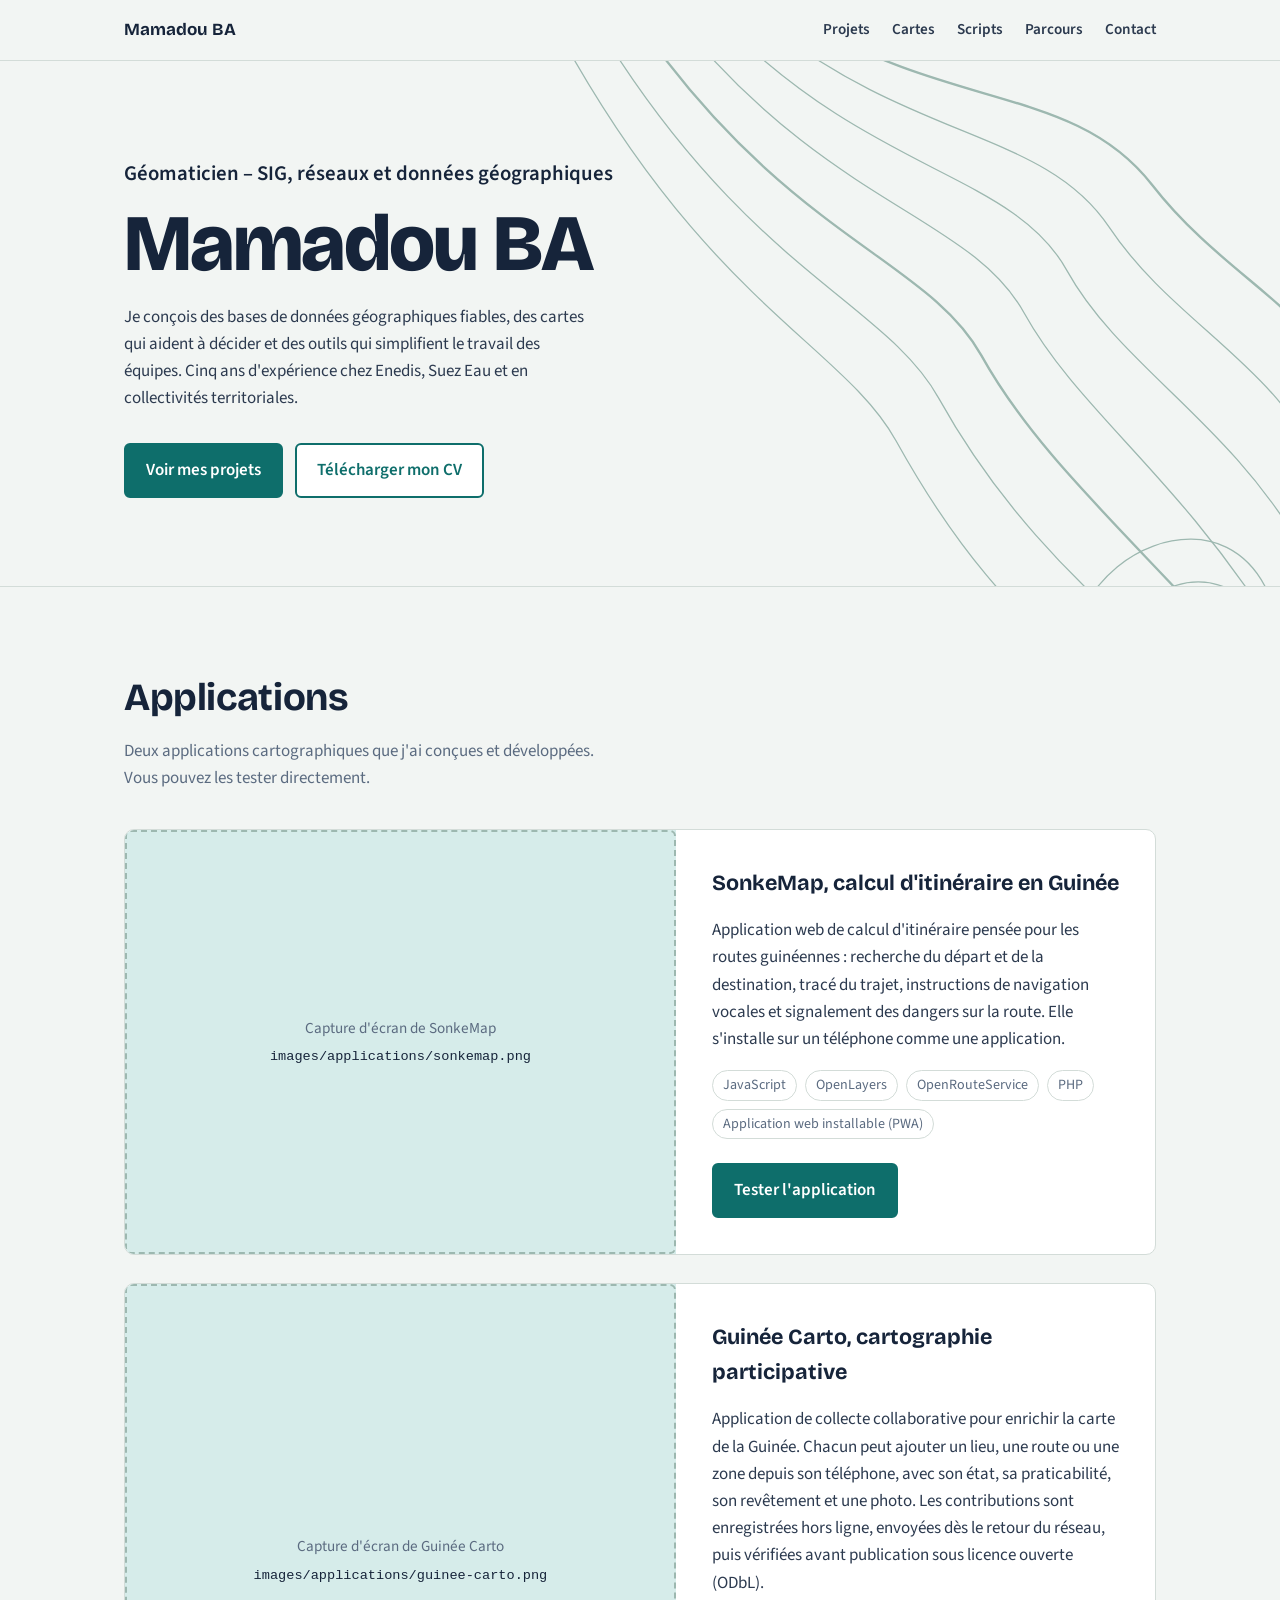
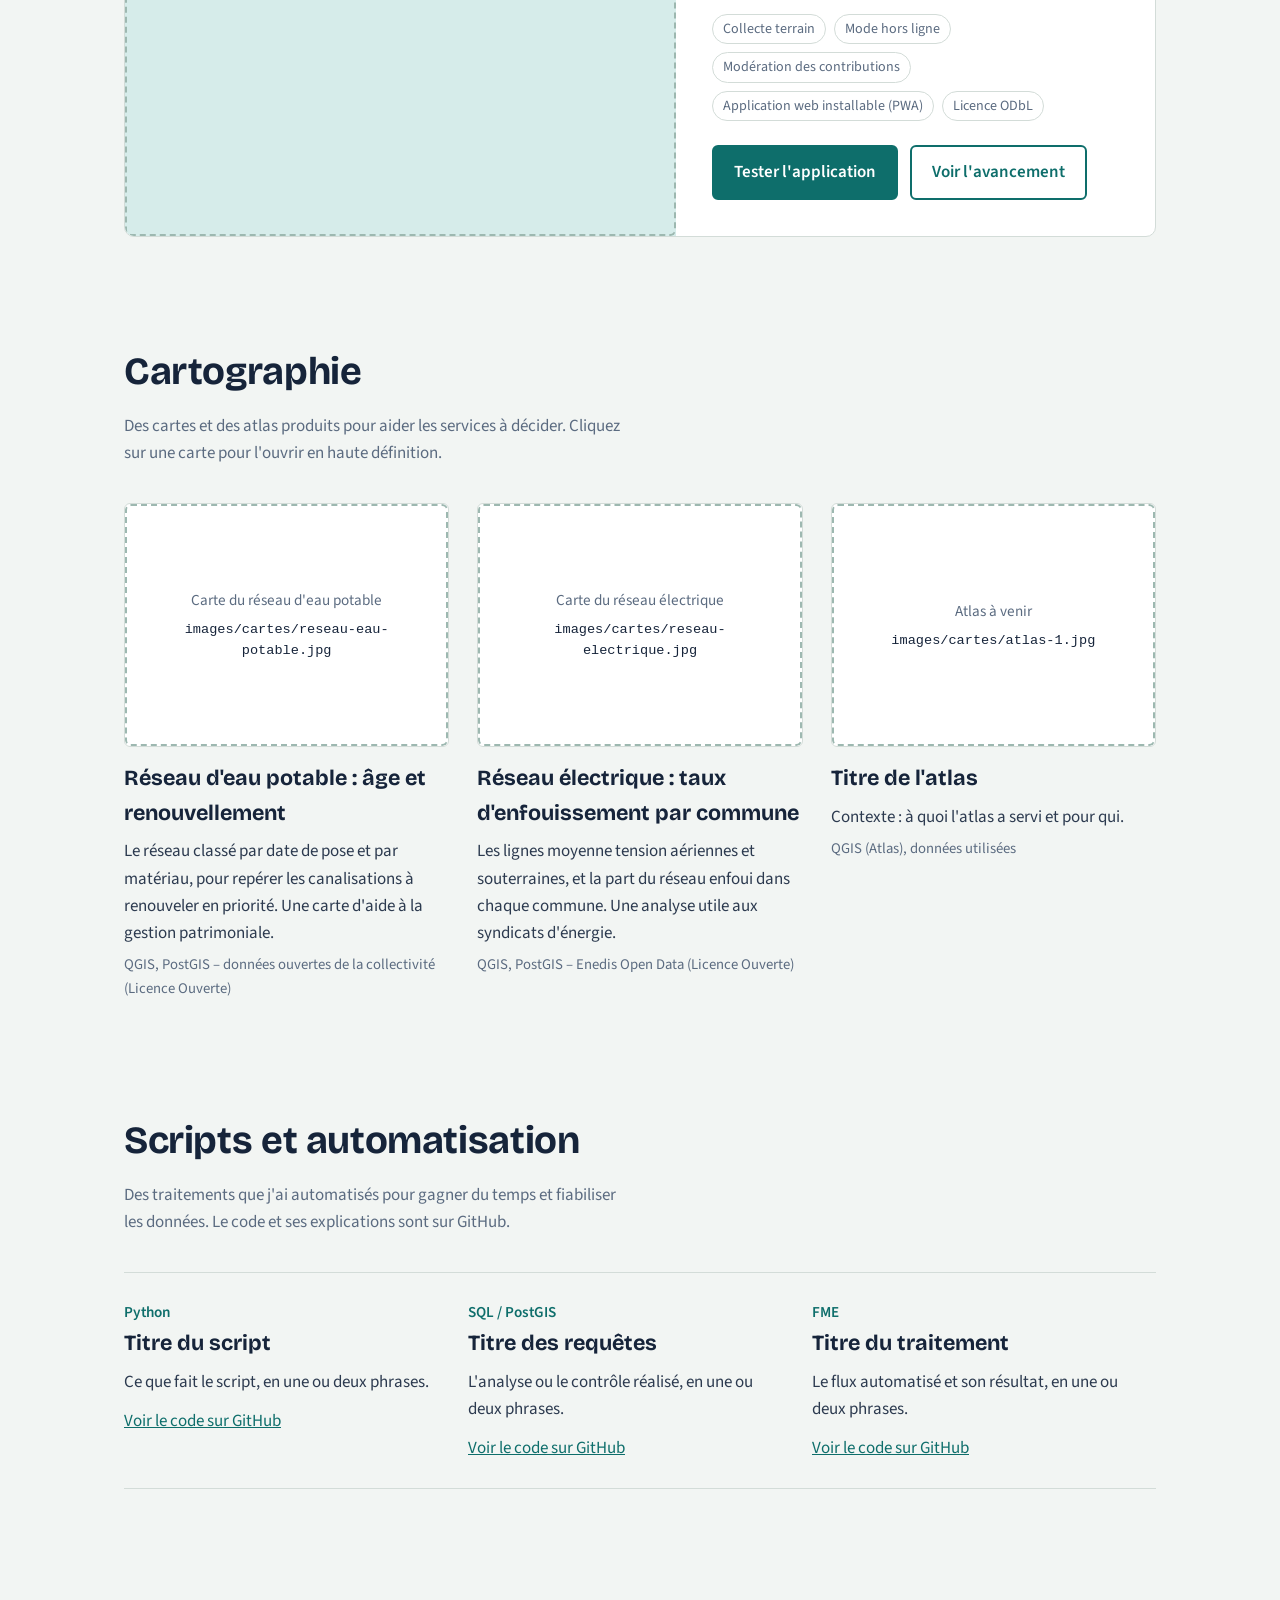
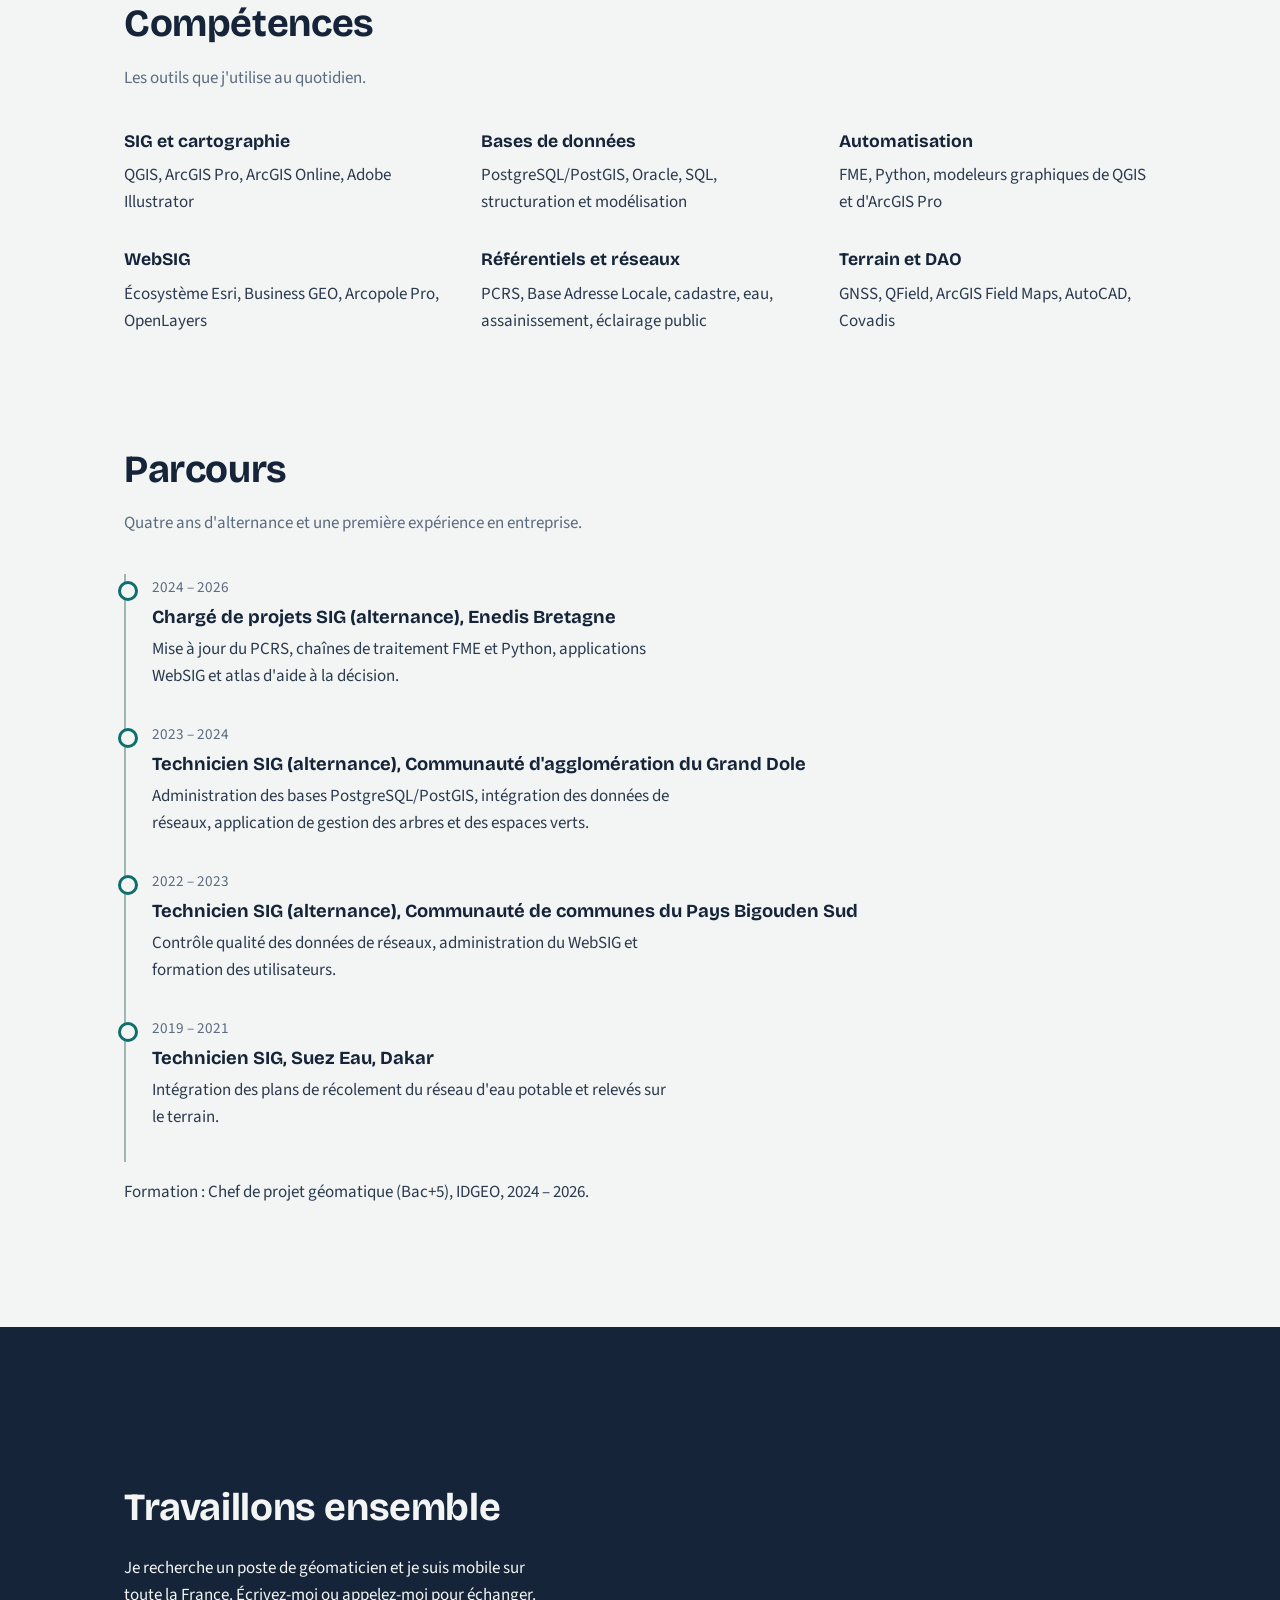
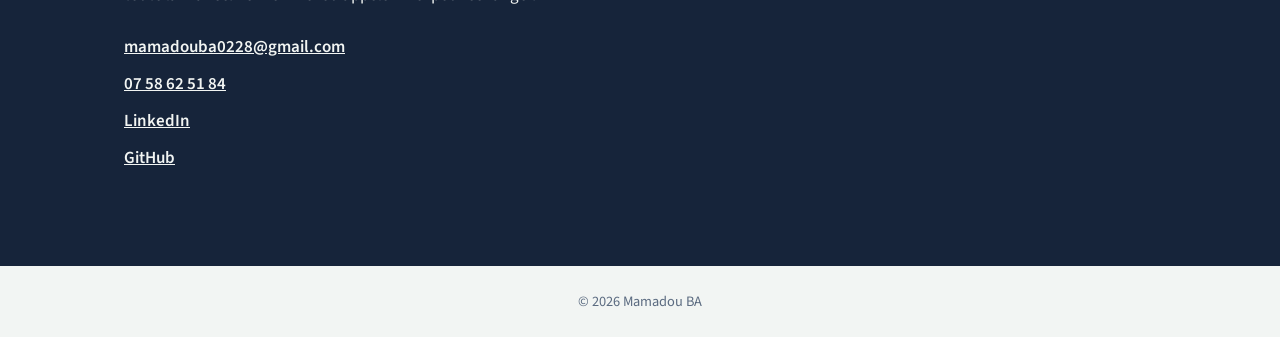
<file: index_reference.html>
<!DOCTYPE html>
<html lang="fr">
<head>
<meta charset="UTF-8">
<meta name="viewport" content="width=device-width, initial-scale=1">
<title>Mamadou BA – Géomaticien | Portfolio</title>
<meta name="description" content="Portfolio de Mamadou BA, géomaticien : cartographie, applications WebSIG, bases de données PostGIS et automatisation.">
<link rel="preconnect" href="https://fonts.googleapis.com">
<link rel="preconnect" href="https://fonts.gstatic.com" crossorigin>
<link href="https://fonts.googleapis.com/css2?family=Bricolage+Grotesque:opsz,wght@12..96,500;12..96,700;12..96,800&family=Source+Sans+3:wght@400;600&display=swap" rel="stylesheet">
<style>
  :root {
    color-scheme: light;
    --fond: #F2F5F3;
    --surface: #FFFFFF;
    --encre: #16243A;
    --texte: #2C3A4F;
    --discret: #5B6B80;
    --courbe: #9DB8B0;
    --accent: #0E6E6B;
    --accent-clair: #D6ECEA;
    --trait: #D3DCD8;
    --rayon: 6px;
  }
  @media (prefers-color-scheme: dark) {
    :root {
      color-scheme: dark;
      --fond: #0F1A22;
      --surface: #16242E;
      --encre: #EAF1EE;
      --texte: #C9D6D2;
      --discret: #8EA3A0;
      --courbe: #29443F;
      --accent: #5CC2BC;
      --accent-clair: #183A39;
      --trait: #26363F;
    }
  }
  * { box-sizing: border-box; }
  html { scroll-behavior: smooth; }
  body {
    margin: 0;
    background: var(--fond);
    color: var(--texte);
    font-family: "Source Sans 3", "Segoe UI", Arial, sans-serif;
    font-size: 1.0625rem;
    line-height: 1.6;
  }
  a { color: var(--accent); }
  a:focus-visible, button:focus-visible { outline: 3px solid var(--accent); outline-offset: 3px; border-radius: 2px; }
  img { max-width: 100%; display: block; }
  .page { max-width: 1080px; margin: 0 auto; padding: 0 24px; }

  /* Navigation */
  nav {
    position: sticky; top: 0; z-index: 10;
    background: color-mix(in srgb, var(--fond) 88%, transparent);
    backdrop-filter: blur(8px);
    border-bottom: 1px solid var(--trait);
  }
  nav .page { display: flex; align-items: center; justify-content: space-between; height: 60px; }
  nav .nom { font-family: "Bricolage Grotesque", Arial, sans-serif; font-weight: 700; color: var(--encre); text-decoration: none; }
  nav ul { list-style: none; display: flex; gap: 22px; margin: 0; padding: 0; }
  nav ul a { color: var(--texte); text-decoration: none; font-weight: 600; font-size: .95rem; }
  nav ul a:hover { color: var(--accent); }
  @media (max-width: 640px) { nav ul { gap: 14px; } nav ul li:nth-child(n+4) { display: none; } }

  /* En-tête : courbes de niveau */
  header { position: relative; overflow: hidden; border-bottom: 1px solid var(--trait); }
  header svg.relief { position: absolute; inset: 0; width: 100%; height: 100%; }
  header svg.relief path { fill: none; stroke: var(--courbe); stroke-width: 1.2; }
  header svg.relief path.maitresse { stroke-width: 2.2; }
  header .page { position: relative; padding-top: 96px; padding-bottom: 88px; }
  header h1 {
    font-family: "Bricolage Grotesque", Arial, sans-serif;
    font-weight: 800; color: var(--encre);
    font-size: clamp(2.6rem, 7vw, 5rem);
    line-height: 1.02; letter-spacing: -0.02em;
    margin: 0 0 18px; max-width: 14ch;
  }
  header .role { font-size: 1.3rem; color: var(--encre); margin: 0 0 14px; font-weight: 600; }
  header .resume { max-width: 58ch; margin: 0 0 30px; }
  .actions { display: flex; flex-wrap: wrap; gap: 12px; }
  .bouton {
    display: inline-block; padding: 12px 20px; border-radius: var(--rayon);
    font-weight: 600; text-decoration: none; border: 2px solid var(--accent);
  }
  .bouton.plein { background: var(--accent); color: var(--surface); }
  .bouton.vide { color: var(--accent); background: var(--surface); }
  .bouton:hover { filter: brightness(1.08); }

  /* Sections */
  section { padding: 80px 0 24px; }
  h2 {
    font-family: "Bricolage Grotesque", Arial, sans-serif;
    font-weight: 700; color: var(--encre);
    font-size: clamp(1.8rem, 4vw, 2.4rem); margin: 0 0 10px; letter-spacing: -0.01em;
  }
  .intro { max-width: 62ch; margin: 0 0 36px; color: var(--discret); }
  h3 { font-family: "Bricolage Grotesque", Arial, sans-serif; color: var(--encre); font-size: 1.35rem; margin: 0 0 8px; }

  /* Projet phare */
  .phare + .phare { margin-top: 28px; }
  .phare {
    display: grid; grid-template-columns: 1.15fr 1fr; gap: 0;
    background: var(--surface); border: 1px solid var(--trait); border-radius: 10px; overflow: hidden;
  }
  .phare .visuel { background: var(--accent-clair); min-height: 320px; display: flex; align-items: center; justify-content: center; }
  .phare .texte { padding: 36px; }
  .outils { display: flex; flex-wrap: wrap; gap: 8px; margin: 16px 0 24px; padding: 0; list-style: none; }
  .outils li { font-size: .88rem; padding: 3px 10px; border: 1px solid var(--trait); border-radius: 20px; color: var(--discret); }
  @media (max-width: 800px) { .phare { grid-template-columns: 1fr; } .phare .texte { padding: 26px; } }

  /* Emplacements à remplacer */
  .a-remplacer {
    width: 100%; height: 100%; min-height: 200px;
    display: flex; flex-direction: column; align-items: center; justify-content: center; gap: 6px;
    border: 2px dashed var(--courbe); border-radius: var(--rayon);
    color: var(--discret); text-align: center; padding: 20px; font-size: .95rem;
  }
  .a-remplacer code { font-size: .85rem; color: var(--encre); }

  /* Galerie de cartes */
  .galerie { display: grid; grid-template-columns: repeat(auto-fill, minmax(300px, 1fr)); gap: 28px; }
  .carte figure { margin: 0; }
  .carte .cadre { aspect-ratio: 4 / 3; background: var(--surface); border: 1px solid var(--trait); border-radius: var(--rayon); overflow: hidden; }
  .carte .cadre img { width: 100%; height: 100%; object-fit: cover; }
  .carte figcaption { padding-top: 14px; }
  .carte p { margin: 0 0 6px; }
  .carte .meta { color: var(--discret); font-size: .92rem; }

  /* Scripts */
  .scripts { display: grid; grid-template-columns: repeat(auto-fit, minmax(300px, 1fr)); gap: 0; border-top: 1px solid var(--trait); }
  .script { padding: 26px 26px 26px 0; border-bottom: 1px solid var(--trait); }
  .script .langage { font-weight: 600; color: var(--accent); font-size: .95rem; }
  .script p { margin: 6px 0 12px; }

  /* Compétences */
  .competences { display: grid; grid-template-columns: repeat(auto-fit, minmax(230px, 1fr)); gap: 30px 40px; }
  .competences h3 { font-size: 1.1rem; margin-bottom: 6px; }
  .competences p { margin: 0; }

  /* Parcours : chronologie */
  .parcours { list-style: none; margin: 0; padding: 0 0 0 26px; border-left: 2px solid var(--courbe); }
  .parcours li { position: relative; padding: 0 0 30px; }
  .parcours li::before {
    content: ""; position: absolute; left: -34px; top: 7px;
    width: 14px; height: 14px; border-radius: 50%;
    background: var(--fond); border: 3px solid var(--accent);
  }
  .parcours .quand { color: var(--discret); font-size: .95rem; }
  .parcours h3 { font-size: 1.15rem; margin: 2px 0 4px; }
  .parcours p { margin: 0; max-width: 65ch; }

  /* Contact */
  .contact { background: var(--encre); color: var(--fond); margin-top: 80px; }
  .contact .page { padding-top: 70px; padding-bottom: 70px; }
  .contact h2 { color: var(--fond); }
  .contact p { max-width: 55ch; }
  .contact ul { list-style: none; padding: 0; margin: 24px 0 0; display: grid; gap: 10px; }
  .contact a { color: var(--fond); font-weight: 600; }
  footer { text-align: center; color: var(--discret); font-size: .9rem; padding: 24px; }

  @media (prefers-reduced-motion: reduce) { html { scroll-behavior: auto; } }
</style>
</head>
<body>

<nav aria-label="Navigation principale">
  <div class="page">
    <a class="nom" href="#haut">Mamadou BA</a>
    <ul>
      <li><a href="#projets">Projets</a></li>
      <li><a href="#cartes">Cartes</a></li>
      <li><a href="#scripts">Scripts</a></li>
      <li><a href="#parcours">Parcours</a></li>
      <li><a href="#contact">Contact</a></li>
    </ul>
  </div>
</nav>

<header id="haut">
  <!-- Courbes de niveau décoratives -->
  <svg class="relief" viewBox="0 0 1200 520" preserveAspectRatio="xMidYMid slice" aria-hidden="true">
    <path class="maitresse" d="M760,-20 C900,60 1010,40 1080,130 C1150,220 1240,250 1260,330"/>
    <path d="M720,-20 C860,90 980,80 1040,170 C1100,260 1200,300 1240,400"/>
    <path d="M680,-20 C820,120 950,120 1000,210 C1050,300 1150,350 1220,470"/>
    <path d="M640,-20 C780,150 910,160 960,250 C1010,340 1100,400 1190,540"/>
    <path class="maitresse" d="M600,-20 C740,180 870,200 920,290 C970,380 1050,450 1150,560"/>
    <path d="M560,-20 C700,210 830,240 880,330 C930,420 1000,500 1100,580"/>
    <path d="M520,-20 C660,240 790,280 840,370 C890,460 950,540 1040,600"/>
    <path d="M1020,520 C1050,470 1110,450 1150,470 C1190,490 1200,540 1200,560"/>
    <path d="M1060,540 C1080,505 1120,495 1150,508 C1175,520 1185,545 1185,560"/>
  </svg>
  <div class="page">
    <p class="role">Géomaticien – SIG, réseaux et données géographiques</p>
    <h1>Mamadou BA</h1>
    <p class="resume">Je conçois des bases de données géographiques fiables, des cartes qui aident à décider et des outils qui simplifient le travail des équipes. Cinq ans d'expérience chez Enedis, Suez Eau et en collectivités territoriales.</p>
    <div class="actions">
      <a class="bouton plein" href="#projets">Voir mes projets</a>
      <!-- Placez votre CV dans le dossier documents/ sous ce nom -->
      <a class="bouton vide" href="documents/cv-mamadou-ba.pdf" target="_blank" rel="noopener">Télécharger mon CV</a>
    </div>
  </div>
</header>

<main>
  <!-- PROJET PHARE -->
  <section id="projets">
    <div class="page">
      <h2>Applications</h2>
      <p class="intro">Deux applications cartographiques que j'ai conçues et développées. Vous pouvez les tester directement.</p>
      <article class="phare">
        <div class="visuel">
          <!-- Remplacez ce bloc par une capture : <img src="images/applications/sonkemap.png" alt="Écran de l'application SonkeMap"> -->
          <div class="a-remplacer">Capture d'écran de SonkeMap<br><code>images/applications/sonkemap.png</code></div>
        </div>
        <div class="texte">
          <h3>SonkeMap, calcul d'itinéraire en Guinée</h3>
          <p>Application web de calcul d'itinéraire pensée pour les routes guinéennes : recherche du départ et de la destination, tracé du trajet, instructions de navigation vocales et signalement des dangers sur la route. Elle s'installe sur un téléphone comme une application.</p>
          <ul class="outils">
            <li>JavaScript</li><li>OpenLayers</li><li>OpenRouteService</li><li>PHP</li><li>Application web installable (PWA)</li>
          </ul>
          <a class="bouton plein" href="https://mamadouba0228.github.io/sonkemap/demo/" target="_blank" rel="noopener">Tester l'application</a>
        </div>
      </article>

      <article class="phare">
        <div class="visuel">
          <!-- Remplacez ce bloc par une capture : <img src="images/applications/guinee-carto.png" alt="Écran de l'application Guinée Carto"> -->
          <div class="a-remplacer">Capture d'écran de Guinée Carto<br><code>images/applications/guinee-carto.png</code></div>
        </div>
        <div class="texte">
          <h3>Guinée Carto, cartographie participative</h3>
          <p>Application de collecte collaborative pour enrichir la carte de la Guinée. Chacun peut ajouter un lieu, une route ou une zone depuis son téléphone, avec son état, sa praticabilité, son revêtement et une photo. Les contributions sont enregistrées hors ligne, envoyées dès le retour du réseau, puis vérifiées avant publication sous licence ouverte (ODbL).</p>
          <ul class="outils">
            <li>Collecte terrain</li><li>Mode hors ligne</li><li>Modération des contributions</li><li>Application web installable (PWA)</li><li>Licence ODbL</li>
          </ul>
          <div class="actions">
            <a class="bouton plein" href="https://lamadgeo.alwaysdata.net/sonkecarto/index.html" target="_blank" rel="noopener">Tester l'application</a>
            <a class="bouton vide" href="https://lamadgeo.alwaysdata.net/sonkecarto/stats.html" target="_blank" rel="noopener">Voir l'avancement</a>
          </div>
        </div>
      </article>
    </div>
  </section>

  <!-- CARTES -->
  <section id="cartes">
    <div class="page">
      <h2>Cartographie</h2>
      <p class="intro">Des cartes et des atlas produits pour aider les services à décider. Cliquez sur une carte pour l'ouvrir en haute définition.</p>
      <div class="galerie">
        <!-- Pour chaque carte : remplacez le bloc .a-remplacer par
             <a href="documents/nom-de-la-carte.pdf" target="_blank" rel="noopener"><img src="images/cartes/nom-de-la-carte.jpg" alt="Description de la carte"></a> -->
        <article class="carte">
          <figure>
            <div class="cadre"><div class="a-remplacer">Carte du réseau d'eau potable<br><code>images/cartes/reseau-eau-potable.jpg</code></div></div>
            <figcaption>
              <h3>Réseau d'eau potable : âge et renouvellement</h3>
              <p>Le réseau classé par date de pose et par matériau, pour repérer les canalisations à renouveler en priorité. Une carte d'aide à la gestion patrimoniale.</p>
              <p class="meta">QGIS, PostGIS – données ouvertes de la collectivité (Licence Ouverte)</p>
            </figcaption>
          </figure>
        </article>
        <article class="carte">
          <figure>
            <div class="cadre"><div class="a-remplacer">Carte du réseau électrique<br><code>images/cartes/reseau-electrique.jpg</code></div></div>
            <figcaption>
              <h3>Réseau électrique : taux d'enfouissement par commune</h3>
              <p>Les lignes moyenne tension aériennes et souterraines, et la part du réseau enfoui dans chaque commune. Une analyse utile aux syndicats d'énergie.</p>
              <p class="meta">QGIS, PostGIS – Enedis Open Data (Licence Ouverte)</p>
            </figcaption>
          </figure>
        </article>
        <article class="carte">
          <figure>
            <div class="cadre"><div class="a-remplacer">Atlas à venir<br><code>images/cartes/atlas-1.jpg</code></div></div>
            <figcaption>
              <h3>Titre de l'atlas</h3>
              <p>Contexte : à quoi l'atlas a servi et pour qui.</p>
              <p class="meta">QGIS (Atlas), données utilisées</p>
            </figcaption>
          </figure>
        </article>
      </div>
    </div>
  </section>

  <!-- SCRIPTS -->
  <section id="scripts">
    <div class="page">
      <h2>Scripts et automatisation</h2>
      <p class="intro">Des traitements que j'ai automatisés pour gagner du temps et fiabiliser les données. Le code et ses explications sont sur GitHub.</p>
      <div class="scripts">
        <div class="script">
          <span class="langage">Python</span>
          <h3>Titre du script</h3>
          <p>Ce que fait le script, en une ou deux phrases.</p>
          <a href="https://github.com/mamadouba0228" target="_blank" rel="noopener">Voir le code sur GitHub</a>
        </div>
        <div class="script">
          <span class="langage">SQL / PostGIS</span>
          <h3>Titre des requêtes</h3>
          <p>L'analyse ou le contrôle réalisé, en une ou deux phrases.</p>
          <a href="https://github.com/mamadouba0228" target="_blank" rel="noopener">Voir le code sur GitHub</a>
        </div>
        <div class="script">
          <span class="langage">FME</span>
          <h3>Titre du traitement</h3>
          <p>Le flux automatisé et son résultat, en une ou deux phrases.</p>
          <a href="https://github.com/mamadouba0228" target="_blank" rel="noopener">Voir le code sur GitHub</a>
        </div>
      </div>
    </div>
  </section>

  <!-- COMPETENCES -->
  <section id="competences">
    <div class="page">
      <h2>Compétences</h2>
      <p class="intro">Les outils que j'utilise au quotidien.</p>
      <div class="competences">
        <div><h3>SIG et cartographie</h3><p>QGIS, ArcGIS Pro, ArcGIS Online, Adobe Illustrator</p></div>
        <div><h3>Bases de données</h3><p>PostgreSQL/PostGIS, Oracle, SQL, structuration et modélisation</p></div>
        <div><h3>Automatisation</h3><p>FME, Python, modeleurs graphiques de QGIS et d'ArcGIS Pro</p></div>
        <div><h3>WebSIG</h3><p>Écosystème Esri, Business GEO, Arcopole Pro, OpenLayers</p></div>
        <div><h3>Référentiels et réseaux</h3><p>PCRS, Base Adresse Locale, cadastre, eau, assainissement, éclairage public</p></div>
        <div><h3>Terrain et DAO</h3><p>GNSS, QField, ArcGIS Field Maps, AutoCAD, Covadis</p></div>
      </div>
    </div>
  </section>

  <!-- PARCOURS -->
  <section id="parcours">
    <div class="page">
      <h2>Parcours</h2>
      <p class="intro">Quatre ans d'alternance et une première expérience en entreprise.</p>
      <ol class="parcours" reversed>
        <li>
          <span class="quand">2024 – 2026</span>
          <h3>Chargé de projets SIG (alternance), Enedis Bretagne</h3>
          <p>Mise à jour du PCRS, chaînes de traitement FME et Python, applications WebSIG et atlas d'aide à la décision.</p>
        </li>
        <li>
          <span class="quand">2023 – 2024</span>
          <h3>Technicien SIG (alternance), Communauté d'agglomération du Grand Dole</h3>
          <p>Administration des bases PostgreSQL/PostGIS, intégration des données de réseaux, application de gestion des arbres et des espaces verts.</p>
        </li>
        <li>
          <span class="quand">2022 – 2023</span>
          <h3>Technicien SIG (alternance), Communauté de communes du Pays Bigouden Sud</h3>
          <p>Contrôle qualité des données de réseaux, administration du WebSIG et formation des utilisateurs.</p>
        </li>
        <li>
          <span class="quand">2019 – 2021</span>
          <h3>Technicien SIG, Suez Eau, Dakar</h3>
          <p>Intégration des plans de récolement du réseau d'eau potable et relevés sur le terrain.</p>
        </li>
      </ol>
      <p>Formation : Chef de projet géomatique (Bac+5), IDGEO, 2024 – 2026.</p>
    </div>
  </section>
</main>

<section class="contact" id="contact">
  <div class="page">
    <h2>Travaillons ensemble</h2>
    <p>Je recherche un poste de géomaticien et je suis mobile sur toute la France. Écrivez-moi ou appelez-moi pour échanger.</p>
    <ul>
      <li><a href="mailto:mamadouba0228@gmail.com">mamadouba0228@gmail.com</a></li>
      <li><a href="tel:+33758625184">07 58 62 51 84</a></li>
      <li><a href="https://www.linkedin.com/in/mamadou-lamarana-ba-7754331a4/" target="_blank" rel="noopener">LinkedIn</a></li>
      <li><a href="https://github.com/mamadouba0228" target="_blank" rel="noopener">GitHub</a></li>
    </ul>
  </div>
</section>

<footer>© 2026 Mamadou BA</footer>

</body>
</html>
</file>
